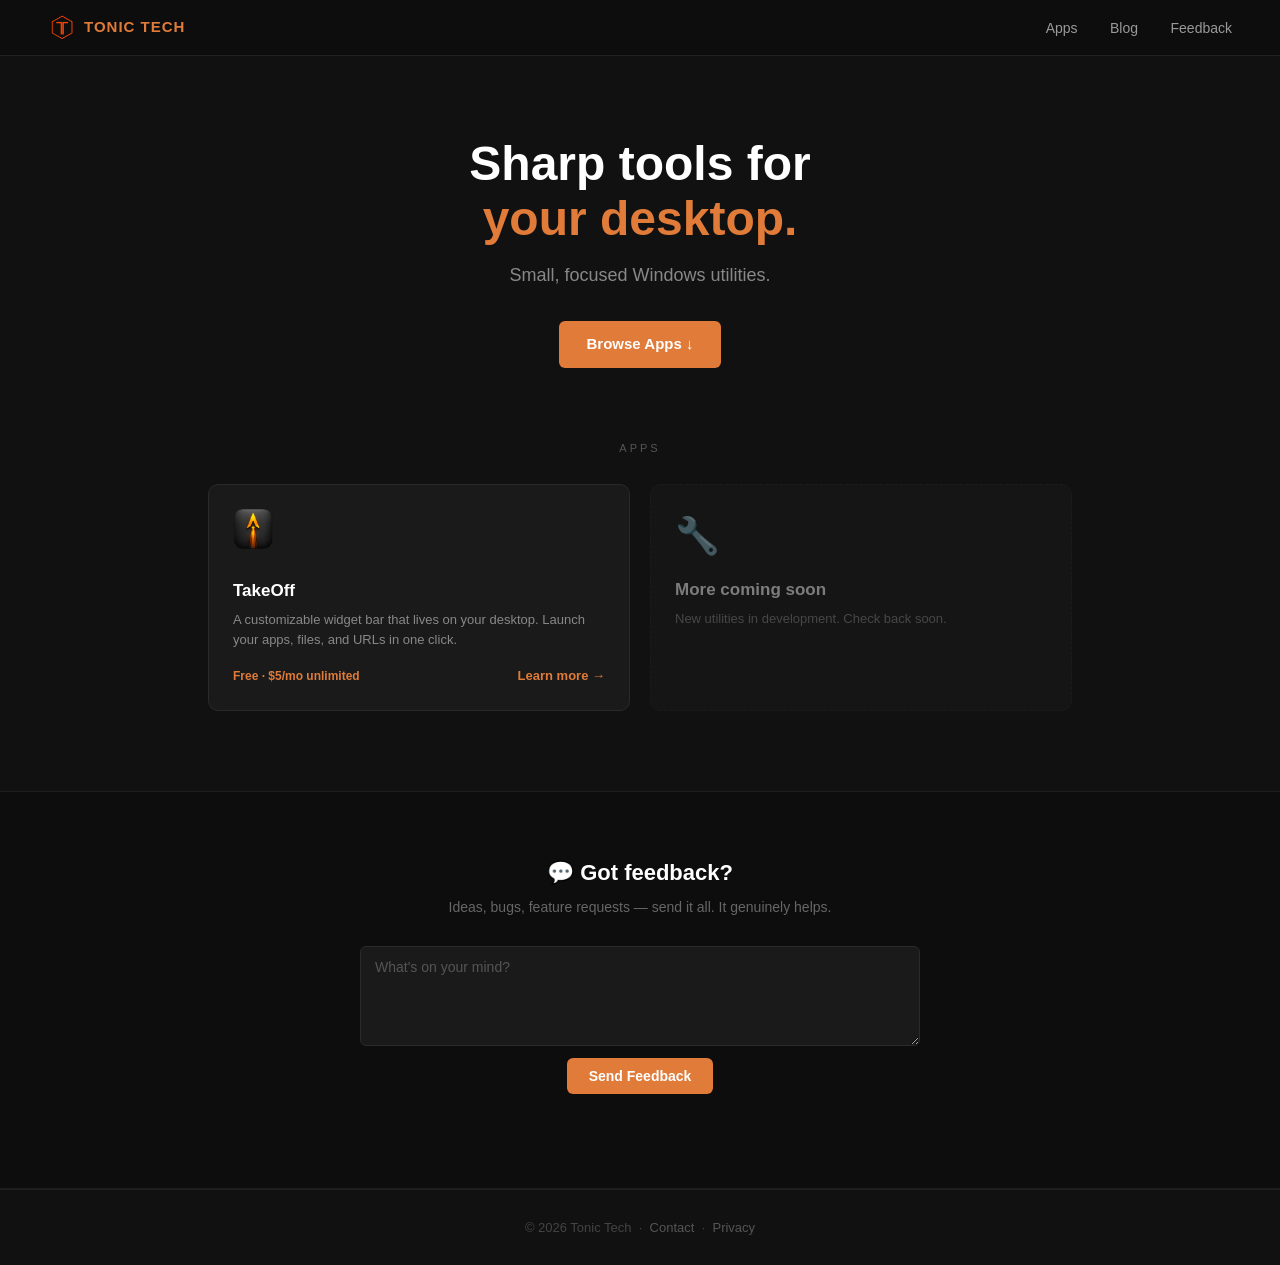
<file: index.html>
<!DOCTYPE html>
<html lang="en">
<head>
  <meta charset="UTF-8" />
  <meta name="viewport" content="width=device-width, initial-scale=1.0" />
  <meta name="description" content="Sharp tools for your desktop. Small, focused Windows utilities by Tonic Tech." />
  <title>Tonic Tech — Sharp tools for your desktop</title>
  <link rel="icon" type="image/png" href="assets/logo.png" />
  <link rel="stylesheet" href="styles.css" />
  <script src="uet.js"></script>
</head>
<body>

  <nav>
    <a class="nav-logo" href="#"><img src="assets/logo.png" alt="Tonic Tech" class="nav-logo-img" /> TONIC TECH</a>
    <div class="nav-links">
      <a href="#apps">Apps</a>
      <a href="blog/">Blog</a>
      <a href="#feedback">Feedback</a>
    </div>
  </nav>

  <section class="hero">
    <h1>Sharp tools for<br /><span class="accent">your desktop.</span></h1>
    <p class="subtitle">Small, focused Windows utilities.</p>
    <a class="btn-primary" href="#apps">Browse Apps ↓</a>
  </section>

  <section class="products" id="apps">
    <p class="section-label">Apps</p>
    <div class="product-grid">

      <a class="product-card" href="takeoff.html">
        <div class="product-card-icon"><img src="assets/takeoff-icon.png" alt="TakeOff" class="product-card-icon-img" /></div>
        <div class="product-card-name">TakeOff</div>
        <div class="product-card-desc">A customizable widget bar that lives on your desktop. Launch your apps, files, and URLs in one click.</div>
        <div class="product-card-footer">
          <span class="product-card-price">Free · $5/mo unlimited</span>
          <span class="product-card-cta">Learn more →</span>
        </div>
      </a>

      <div class="product-card coming-soon">
        <div class="product-card-icon">🔧</div>
        <div class="product-card-name">More coming soon</div>
        <div class="product-card-desc">New utilities in development. Check back soon.</div>
        <div class="product-card-footer">
          <span class="product-card-price">&nbsp;</span>
        </div>
      </div>

    </div>
  </section>

  <section class="feedback" id="feedback">
    <div class="feedback-inner">
      <h2>💬 Got feedback?</h2>
      <p class="subtitle">Ideas, bugs, feature requests — send it all. It genuinely helps.</p>
      <textarea id="feedback-msg" placeholder="What's on your mind?"></textarea>
      <button class="btn-primary btn-sm" id="feedback-btn" onclick="sendFeedback()">Send Feedback</button>
      <p class="feedback-msg" id="feedback-status"></p>
    </div>
  </section>

  <footer>
    <span>© 2026 Tonic Tech &nbsp;·&nbsp; <a href="mailto:tonictech.inquiry@gmail.com">Contact</a> &nbsp;·&nbsp; <a href="privacy.html">Privacy</a></span>
  </footer>

  <script>
    async function sendFeedback() {
      const textarea = document.getElementById('feedback-msg');
      const btn = document.getElementById('feedback-btn');
      const status = document.getElementById('feedback-status');
      const message = textarea.value.trim();

      if (!message) { textarea.focus(); return; }

      btn.disabled = true;
      btn.textContent = 'Sending...';
      status.textContent = '';
      status.className = 'feedback-msg';

      try {
        const res = await fetch('https://app-launcher-proxy.dougbreaultjr.workers.dev/feedback', {
          method: 'POST',
          headers: { 'Content-Type': 'application/json' },
          body: JSON.stringify({ message }),
        });

        if (res.ok) {
          textarea.style.display = 'none';
          btn.style.display = 'none';
          status.textContent = '✓ Thanks — message received.';
          status.className = 'feedback-msg success';
        } else {
          throw new Error('Server error');
        }
      } catch {
        btn.disabled = false;
        btn.textContent = 'Send Feedback';
        status.textContent = 'Something went wrong. Try again.';
        status.className = 'feedback-msg error';
      }
    }
  </script>

<!-- Cloudflare Web Analytics --><script defer src='https://static.cloudflareinsights.com/beacon.min.js' data-cf-beacon='{"token": "49b55953413747db808e430eebfdd382"}'></script><!-- End Cloudflare Web Analytics -->
</body>
</html>
</file>
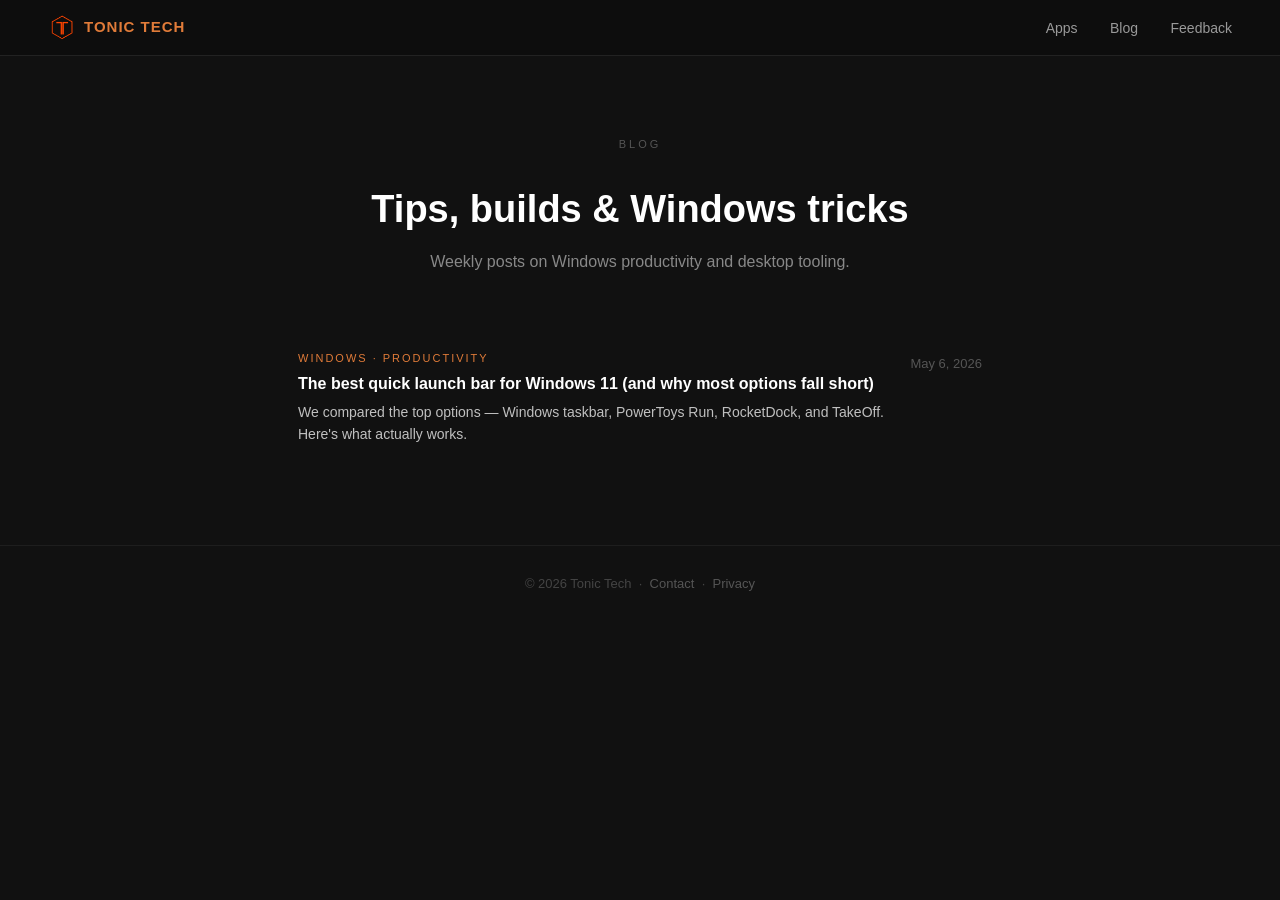
<file: blog/index.html>
<!DOCTYPE html>
<html lang="en">
<head>
  <meta charset="UTF-8" />
  <meta name="viewport" content="width=device-width, initial-scale=1.0" />
  <meta name="description" content="Weekly posts on Windows productivity, desktop tools, and app development from Tonic Tech." />
  <title>Blog — Tonic Tech</title>
  <link rel="icon" type="image/png" href="../assets/logo.png" />
  <link rel="stylesheet" href="../styles.css" />
  <script src="../uet.js"></script>
</head>
<body>

  <nav>
    <a class="nav-logo" href="../index.html"><img src="../assets/logo.png" alt="Tonic Tech" class="nav-logo-img" /> TONIC TECH</a>
    <div class="nav-links">
      <a href="../index.html#apps">Apps</a>
      <a href="index.html">Blog</a>
      <a href="../index.html#feedback">Feedback</a>
    </div>
  </nav>

  <section class="blog-hero">
    <p class="section-label">Blog</p>
    <h1>Tips, builds &amp; Windows tricks</h1>
    <p class="subtitle">Weekly posts on Windows productivity and desktop tooling.</p>
  </section>

  <div class="blog-list-section">
    <div class="blog-list">

      <div class="blog-row">
        <div class="blog-row-left">
          <div class="blog-row-tag">Windows · Productivity</div>
          <a class="blog-row-title" href="best-quick-launch-bar-windows-11.html">The best quick launch bar for Windows 11 (and why most options fall short)</a>
          <div class="blog-row-excerpt">We compared the top options — Windows taskbar, PowerToys Run, RocketDock, and TakeOff. Here's what actually works.</div>
        </div>
        <div class="blog-row-date">May 6, 2026</div>
      </div>

    </div>
  </div>

  <footer>
    <span>© 2026 Tonic Tech &nbsp;·&nbsp; <a href="mailto:tonictech.inquiry@gmail.com">Contact</a> &nbsp;·&nbsp; <a href="../privacy.html">Privacy</a></span>
  </footer>

<!-- Cloudflare Web Analytics --><script defer src='https://static.cloudflareinsights.com/beacon.min.js' data-cf-beacon='{"token": "49b55953413747db808e430eebfdd382"}'></script><!-- End Cloudflare Web Analytics -->
</body>
</html>
</file>
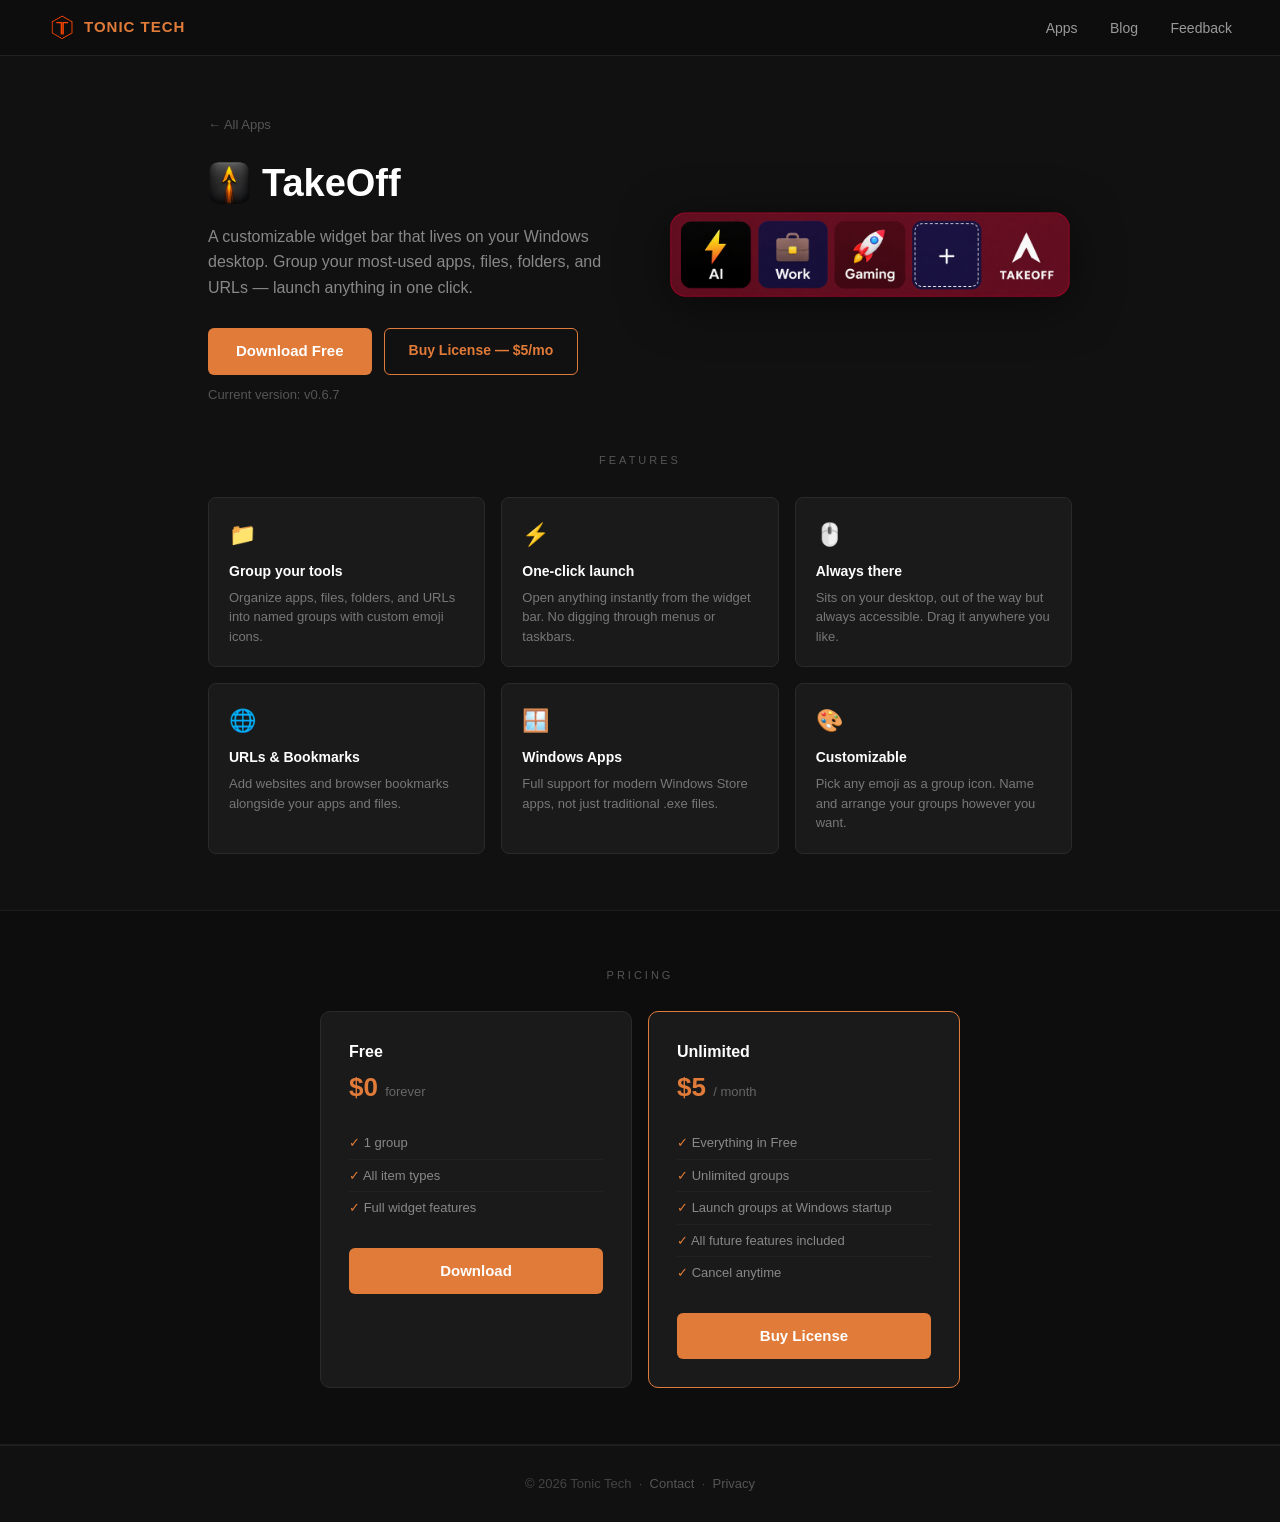
<file: app-launcher.html>
<!DOCTYPE html>
<html lang="en">
<head>
  <meta charset="UTF-8" />
  <meta http-equiv="refresh" content="0; url=takeoff.html" />
  <link rel="canonical" href="takeoff.html" />
  <title>TakeOff — Tonic Tech</title>
</head>
<body>
  <!--
    App Launcher was renamed to TakeOff. The Netlify _redirects rule
    (/app-launcher.html -> /takeoff.html, 301) handles this on the live
    site, but this stub exists so this page never shows stale branding
    if it's ever reached a way that skips Netlify's redirect processing
    (direct file access, a cached copy, a local preview server, etc.).
  -->
  <p>This page has moved. Redirecting to <a href="takeoff.html">TakeOff</a>…</p>
</body>
</html>
</file>
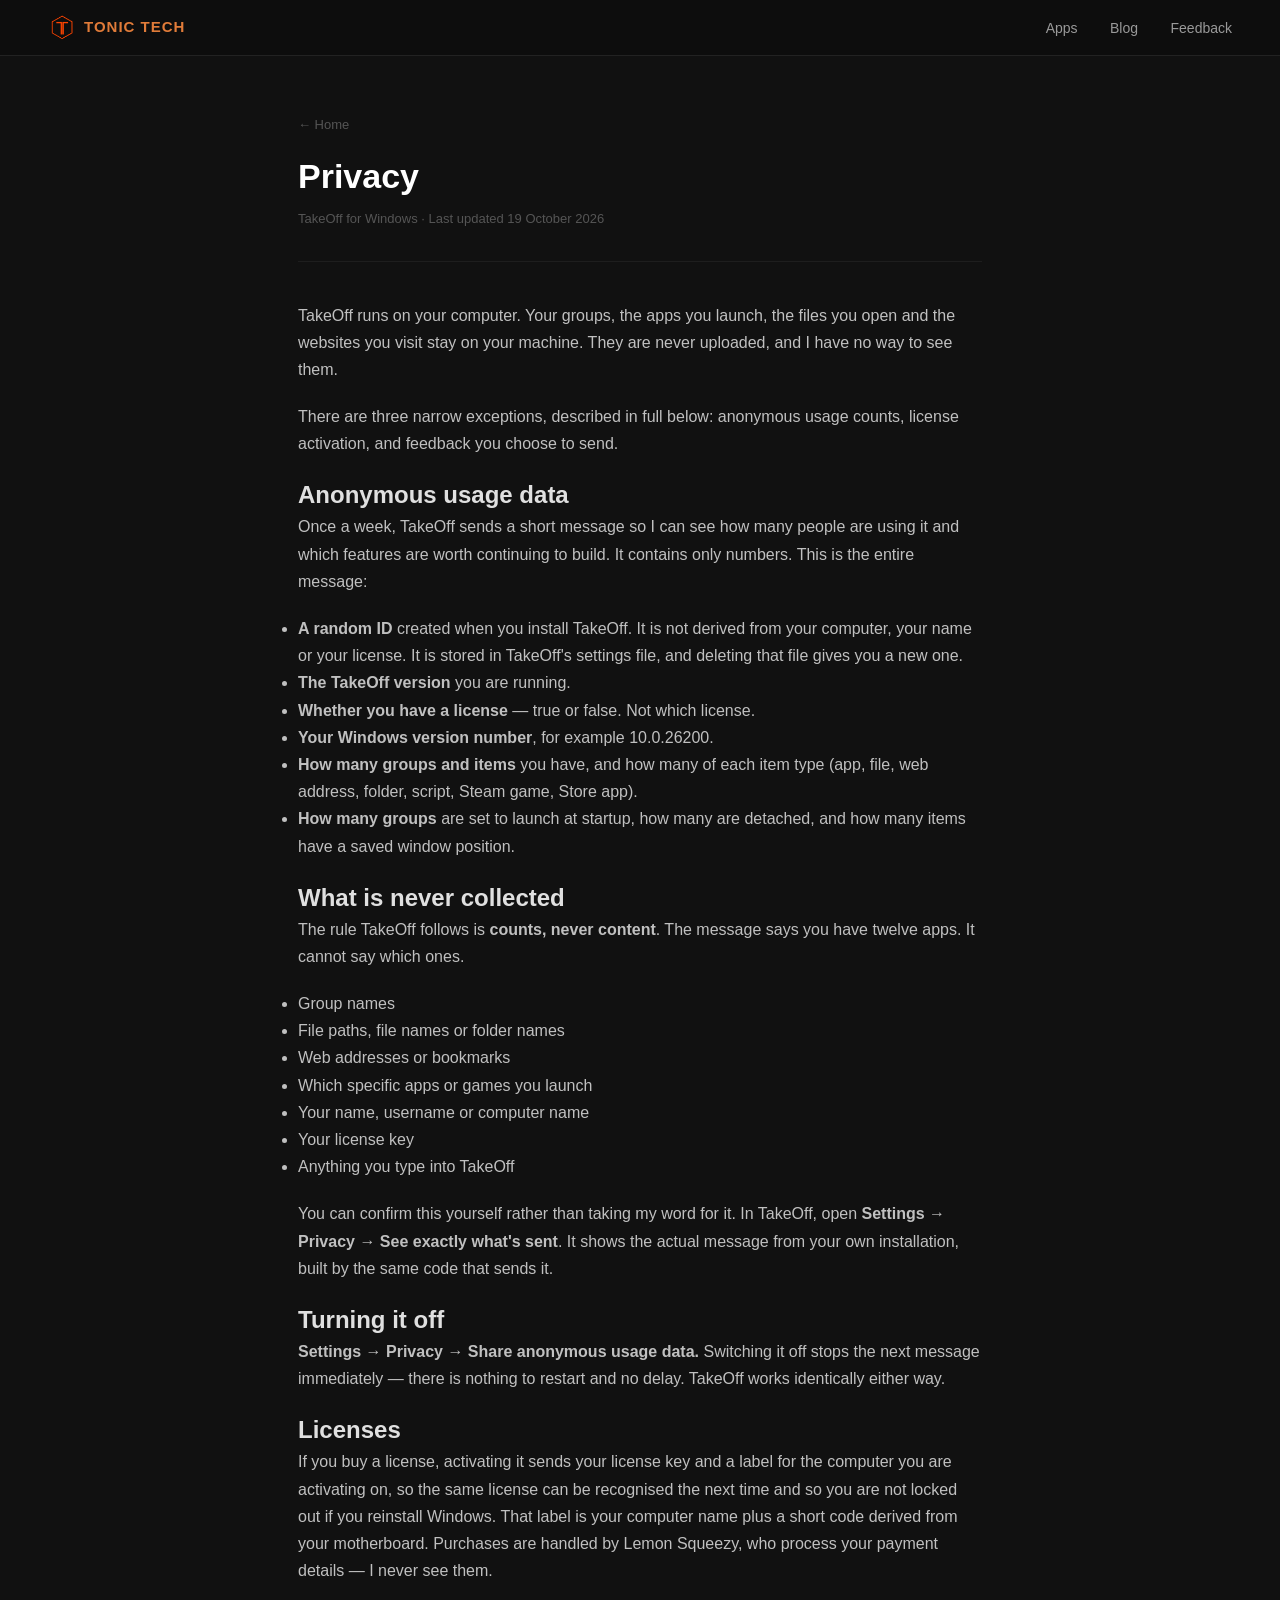
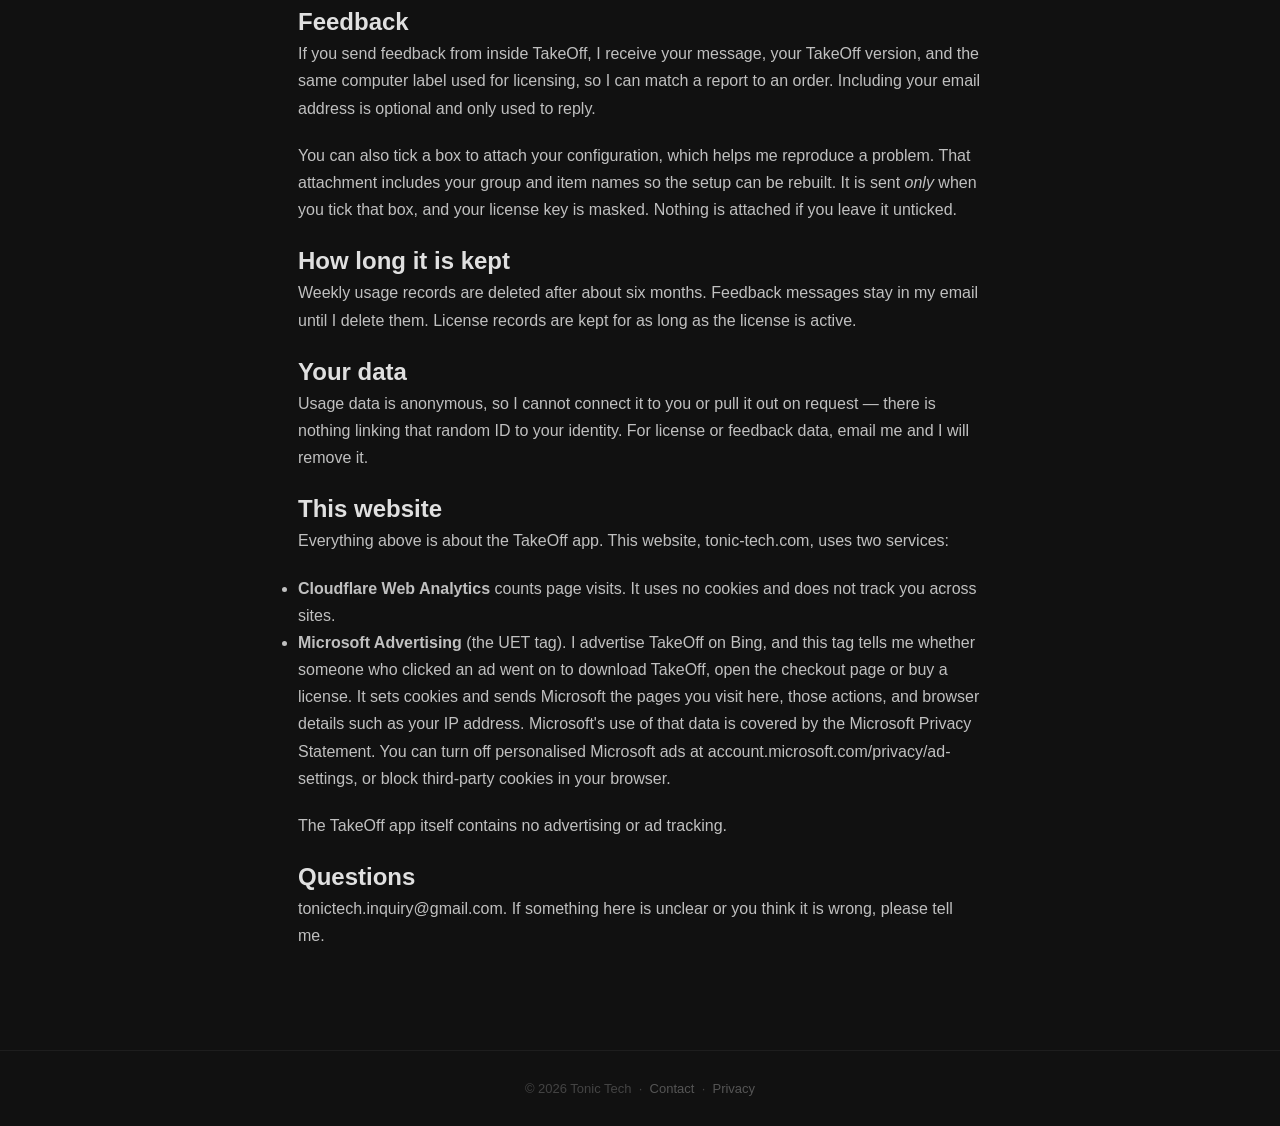
<file: privacy.html>
<!DOCTYPE html>
<html lang="en">
<head>
  <meta charset="UTF-8" />
  <meta name="viewport" content="width=device-width, initial-scale=1.0" />
  <meta name="description" content="What TakeOff collects, what it never collects, and how to turn it off." />
  <title>Privacy — Tonic Tech</title>
  <link rel="icon" type="image/png" href="assets/logo.png" />
  <link rel="stylesheet" href="styles.css" />
  <script src="uet.js"></script>
</head>
<body>

  <nav>
    <a class="nav-logo" href="index.html"><img src="assets/logo.png" alt="Tonic Tech" class="nav-logo-img" /> TONIC TECH</a>
    <div class="nav-links">
      <a href="index.html#apps">Apps</a>
      <a href="blog/">Blog</a>
      <a href="index.html#feedback">Feedback</a>
    </div>
  </nav>

  <section class="post-header">
    <a class="post-back" href="index.html">← Home</a>
    <h1 class="post-h">Privacy</h1>
    <p class="post-meta">TakeOff for Windows · Last updated 19 October 2026</p>
  </section>

  <section class="post-body">

    <p class="post-p">
      TakeOff runs on your computer. Your groups, the apps you launch, the files
      you open and the websites you visit stay on your machine. They are never
      uploaded, and I have no way to see them.
    </p>

    <p class="post-p">
      There are three narrow exceptions, described in full below: anonymous
      usage counts, license activation, and feedback you choose to send.
    </p>

    <h2 class="post-h">Anonymous usage data</h2>

    <p class="post-p">
      Once a week, TakeOff sends a short message so I can see how many people
      are using it and which features are worth continuing to build. It contains
      only numbers. This is the entire message:
    </p>

    <ul class="post-p">
      <li><strong>A random ID</strong> created when you install TakeOff. It is not
        derived from your computer, your name or your license. It is stored in
        TakeOff's settings file, and deleting that file gives you a new one.</li>
      <li><strong>The TakeOff version</strong> you are running.</li>
      <li><strong>Whether you have a license</strong> — true or false. Not which license.</li>
      <li><strong>Your Windows version number</strong>, for example 10.0.26200.</li>
      <li><strong>How many groups and items</strong> you have, and how many of each
        item type (app, file, web address, folder, script, Steam game, Store app).</li>
      <li><strong>How many groups</strong> are set to launch at startup, how many are
        detached, and how many items have a saved window position.</li>
    </ul>

    <h2 class="post-h">What is never collected</h2>

    <p class="post-p">
      The rule TakeOff follows is <strong>counts, never content</strong>. The
      message says you have twelve apps. It cannot say which ones.
    </p>

    <ul class="post-p">
      <li>Group names</li>
      <li>File paths, file names or folder names</li>
      <li>Web addresses or bookmarks</li>
      <li>Which specific apps or games you launch</li>
      <li>Your name, username or computer name</li>
      <li>Your license key</li>
      <li>Anything you type into TakeOff</li>
    </ul>

    <p class="post-p">
      You can confirm this yourself rather than taking my word for it. In TakeOff,
      open <strong>Settings → Privacy → See exactly what's sent</strong>. It shows
      the actual message from your own installation, built by the same code that
      sends it.
    </p>

    <h2 class="post-h">Turning it off</h2>

    <p class="post-p">
      <strong>Settings → Privacy → Share anonymous usage data.</strong> Switching
      it off stops the next message immediately — there is nothing to restart and
      no delay. TakeOff works identically either way.
    </p>

    <h2 class="post-h">Licenses</h2>

    <p class="post-p">
      If you buy a license, activating it sends your license key and a label for
      the computer you are activating on, so the same license can be recognised
      the next time and so you are not locked out if you reinstall Windows. That
      label is your computer name plus a short code derived from your
      motherboard. Purchases are handled by Lemon Squeezy, who process your
      payment details — I never see them.
    </p>

    <h2 class="post-h">Feedback</h2>

    <p class="post-p">
      If you send feedback from inside TakeOff, I receive your message, your
      TakeOff version, and the same computer label used for licensing, so I can
      match a report to an order. Including your email address is optional and
      only used to reply.
    </p>

    <p class="post-p">
      You can also tick a box to attach your configuration, which helps me
      reproduce a problem. That attachment includes your group and item names so
      the setup can be rebuilt. It is sent <em>only</em> when you tick that box,
      and your license key is masked. Nothing is attached if you leave it
      unticked.
    </p>

    <h2 class="post-h">How long it is kept</h2>

    <p class="post-p">
      Weekly usage records are deleted after about six months. Feedback messages
      stay in my email until I delete them. License records are kept for as long
      as the license is active.
    </p>

    <h2 class="post-h">Your data</h2>

    <p class="post-p">
      Usage data is anonymous, so I cannot connect it to you or pull it out on
      request — there is nothing linking that random ID to your identity. For
      license or feedback data, email me and I will remove it.
    </p>

    <h2 class="post-h">This website</h2>

    <p class="post-p">
      Everything above is about the TakeOff app. This website, tonic-tech.com,
      uses two services:
    </p>

    <ul class="post-p">
      <li><strong>Cloudflare Web Analytics</strong> counts page visits. It uses
        no cookies and does not track you across sites.</li>
      <li><strong>Microsoft Advertising</strong> (the UET tag). I advertise
        TakeOff on Bing, and this tag tells me whether someone who clicked an ad
        went on to download TakeOff, open the checkout page or buy a license. It sets cookies
        and sends Microsoft the pages you visit here, those actions, and
        browser details such as your IP address. Microsoft's use of that data is
        covered by the <a href="https://privacy.microsoft.com/privacystatement">Microsoft
        Privacy Statement</a>. You can turn off personalised Microsoft ads at
        <a href="https://account.microsoft.com/privacy/ad-settings">account.microsoft.com/privacy/ad-settings</a>,
        or block third-party cookies in your browser.</li>
    </ul>

    <p class="post-p">
      The TakeOff app itself contains no advertising or ad tracking.
    </p>

    <h2 class="post-h">Questions</h2>

    <p class="post-p">
      <a href="mailto:tonictech.inquiry@gmail.com">tonictech.inquiry@gmail.com</a>.
      If something here is unclear or you think it is wrong, please tell me.
    </p>

  </section>

  <footer>
    <span>© 2026 Tonic Tech &nbsp;·&nbsp; <a href="mailto:tonictech.inquiry@gmail.com">Contact</a> &nbsp;·&nbsp; <a href="privacy.html">Privacy</a></span>
  </footer>

<!-- Cloudflare Web Analytics --><script defer src='https://static.cloudflareinsights.com/beacon.min.js' data-cf-beacon='{"token": "49b55953413747db808e430eebfdd382"}'></script><!-- End Cloudflare Web Analytics -->
</body>
</html>
</file>
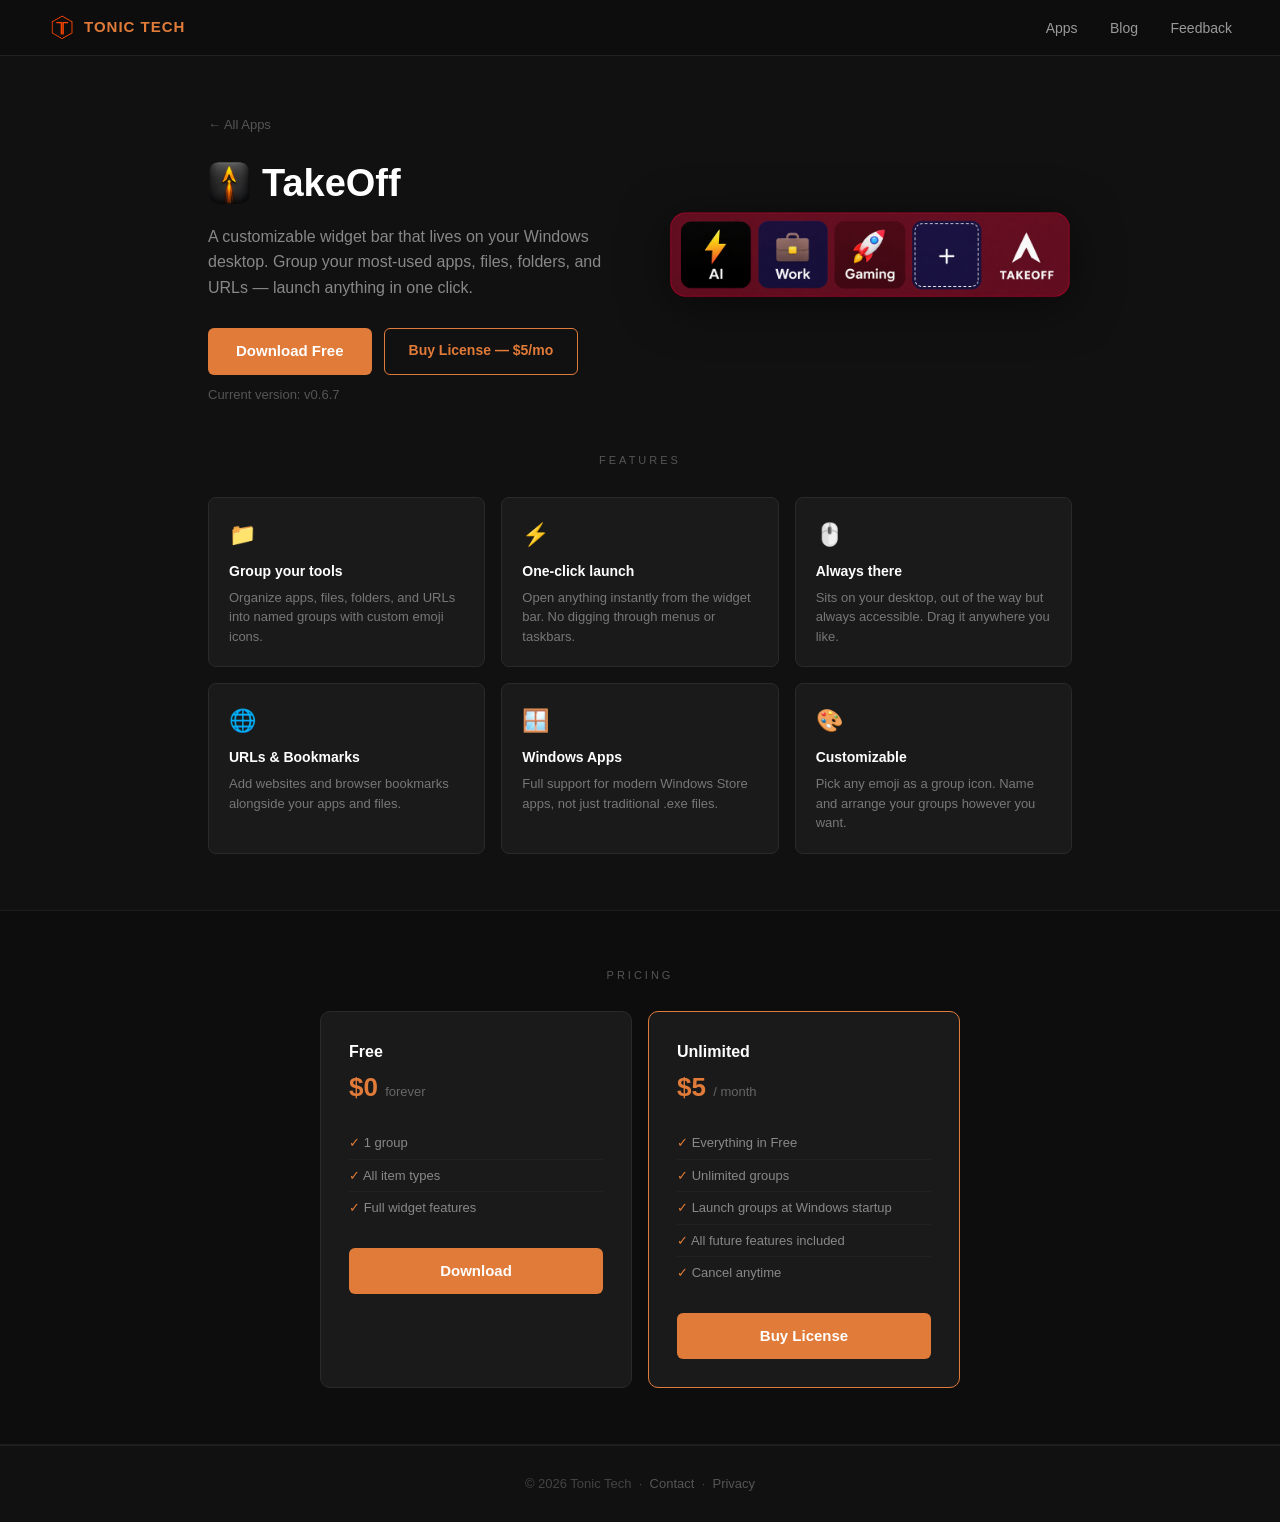
<file: takeoff.html>
<!DOCTYPE html>
<html lang="en">
<head>
  <meta charset="UTF-8" />
  <meta name="viewport" content="width=device-width, initial-scale=1.0" />
  <meta name="description" content="TakeOff — a customizable widget bar for Windows. Launch apps, files, folders, and URLs in one click." />
  <title>TakeOff — Tonic Tech</title>
  <link rel="icon" type="image/png" href="assets/logo.png" />
  <link rel="stylesheet" href="styles.css" />
  <script src="uet.js"></script>
</head>
<body>

  <nav>
    <a class="nav-logo" href="index.html"><img src="assets/logo.png" alt="Tonic Tech" class="nav-logo-img" /> TONIC TECH</a>
    <div class="nav-links">
      <a href="index.html#apps">Apps</a>
      <a href="blog/">Blog</a>
      <a href="index.html#feedback">Feedback</a>
    </div>
  </nav>

  <section class="product-hero">
    <div class="product-hero-text">
      <a class="back" href="index.html">← All Apps</a>
      <h1><img src="assets/takeoff-icon.png" alt="" class="hero-icon-img" /> TakeOff</h1>
      <p class="desc">A customizable widget bar that lives on your Windows desktop. Group your most-used apps, files, folders, and URLs — launch anything in one click.</p>
      <div class="btn-row">
        <a class="btn-primary" href="https://github.com/Doogals/AppLauncher/releases/download/v0.6.7/TakeOff_0.6.7_x64_en-US.msi">Download Free</a>
        <a class="btn-secondary" href="https://tonictechapps.lemonsqueezy.com/checkout/buy/692bf539-a89a-4ff8-9da7-5c93507c21af">Buy License — $5/mo</a>
      </div>
      <p class="download-count">Current version: v0.6.7<span id="dl-count"></span></p>
    </div>
    <div class="product-hero-img">
      <img src="assets/takeoff-widget-v2.png" alt="The TakeOff widget with AI, Work and Gaming groups" />
    </div>
  </section>

  <section class="features">
    <p class="section-label">Features</p>
    <div class="feature-grid">

      <div class="feature">
        <div class="feature-icon">📁</div>
        <h3>Group your tools</h3>
        <p>Organize apps, files, folders, and URLs into named groups with custom emoji icons.</p>
      </div>

      <div class="feature">
        <div class="feature-icon">⚡</div>
        <h3>One-click launch</h3>
        <p>Open anything instantly from the widget bar. No digging through menus or taskbars.</p>
      </div>

      <div class="feature">
        <div class="feature-icon">🖱️</div>
        <h3>Always there</h3>
        <p>Sits on your desktop, out of the way but always accessible. Drag it anywhere you like.</p>
      </div>

      <div class="feature">
        <div class="feature-icon">🌐</div>
        <h3>URLs & Bookmarks</h3>
        <p>Add websites and browser bookmarks alongside your apps and files.</p>
      </div>

      <div class="feature">
        <div class="feature-icon">🪟</div>
        <h3>Windows Apps</h3>
        <p>Full support for modern Windows Store apps, not just traditional .exe files.</p>
      </div>

      <div class="feature">
        <div class="feature-icon">🎨</div>
        <h3>Customizable</h3>
        <p>Pick any emoji as a group icon. Name and arrange your groups however you want.</p>
      </div>

    </div>
  </section>

  <section class="pricing">
    <div class="pricing-inner">
      <p class="section-label">Pricing</p>
      <div class="pricing-grid">

        <div class="pricing-card">
          <h3>Free</h3>
          <div class="price">$0 <span>forever</span></div>
          <ul>
            <li>1 group</li>
            <li>All item types</li>
            <li>Full widget features</li>
          </ul>
          <a class="btn-primary" href="https://github.com/Doogals/AppLauncher/releases/download/v0.6.7/TakeOff_0.6.7_x64_en-US.msi">Download</a>
        </div>

        <div class="pricing-card paid">
          <h3>Unlimited</h3>
          <div class="price">$5 <span>/ month</span></div>
          <ul>
            <li>Everything in Free</li>
            <li>Unlimited groups</li>
            <li>Launch groups at Windows startup</li>
            <li>All future features included</li>
            <li>Cancel anytime</li>
          </ul>
          <a class="btn-primary" href="https://tonictechapps.lemonsqueezy.com/checkout/buy/692bf539-a89a-4ff8-9da7-5c93507c21af">Buy License</a>
        </div>

      </div>
    </div>
  </section>

  <footer>
    <span>© 2026 Tonic Tech &nbsp;·&nbsp; <a href="mailto:tonictech.inquiry@gmail.com">Contact</a> &nbsp;·&nbsp; <a href="privacy.html">Privacy</a></span>
  </footer>

<script>
  // The count is shown only once it reaches DL_THRESHOLD. Below that, five
  // quick clicks in the bottom-left corner of the window reveal it anyway.
  const DL_THRESHOLD = 500;
  let dlTotal = null;
  function showDlCount() {
    document.getElementById('dl-count').textContent =
      '  ·  ↓ ' + dlTotal.toLocaleString() + ' downloads';
  }
  fetch('https://app-launcher-proxy.dougbreaultjr.workers.dev/downloads')
    .then(r => r.json())
    .then(d => { if (d.total) { dlTotal = d.total; if (dlTotal >= DL_THRESHOLD) showDlCount(); } })
    .catch(() => {});

  let cornerClicks = [];
  document.addEventListener('click', e => {
    if (e.clientX > 60 || e.clientY < window.innerHeight - 60) return;
    const now = Date.now();
    cornerClicks = cornerClicks.filter(t => now - t < 2000);
    cornerClicks.push(now);
    if (cornerClicks.length >= 5 && dlTotal !== null) { showDlCount(); cornerClicks = []; }
  });
</script>
<!-- Cloudflare Web Analytics --><script defer src='https://static.cloudflareinsights.com/beacon.min.js' data-cf-beacon='{"token": "49b55953413747db808e430eebfdd382"}'></script><!-- End Cloudflare Web Analytics -->
</body>
</html>
</file>
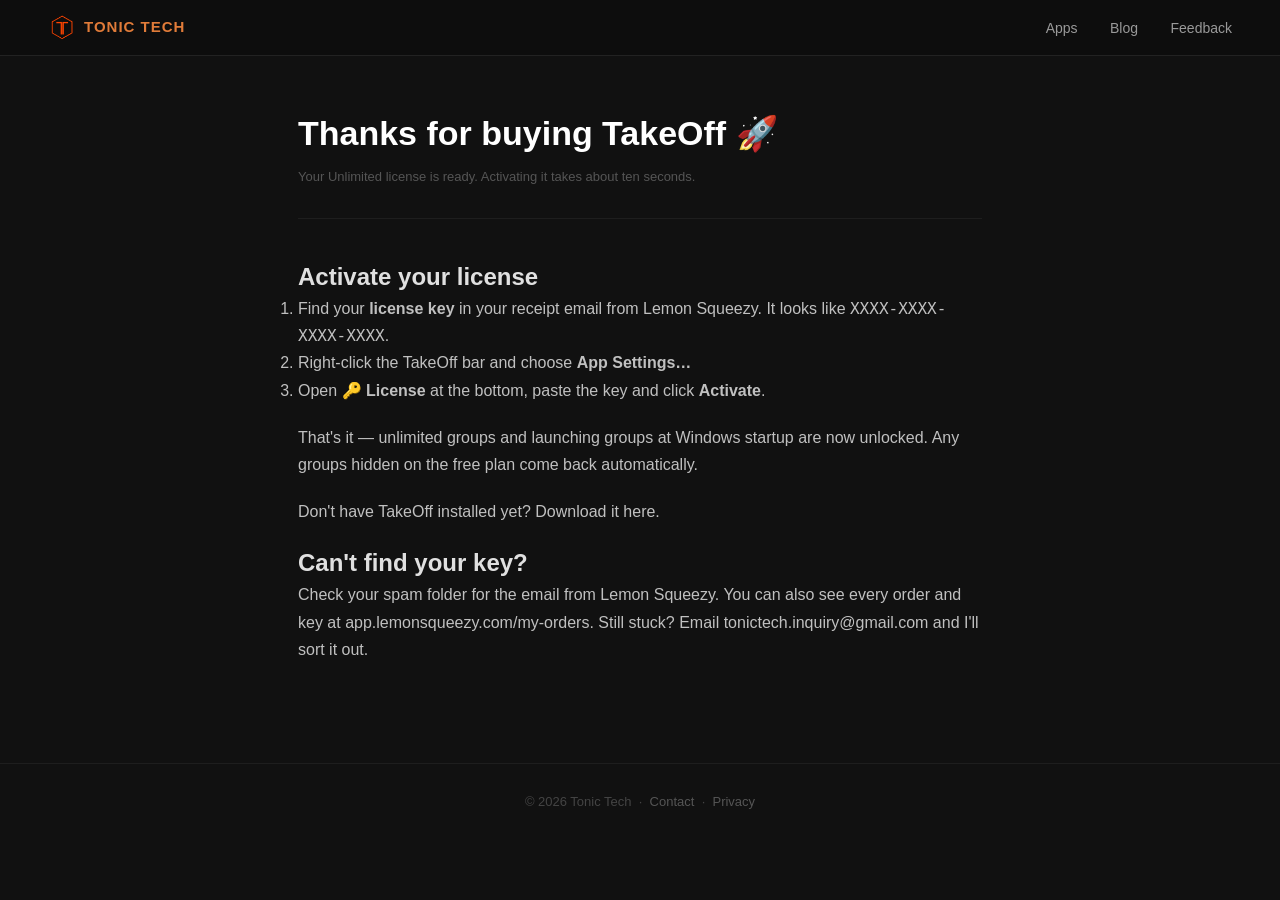
<file: thanks.html>
<!DOCTYPE html>
<html lang="en">
<head>
  <meta charset="UTF-8" />
  <meta name="viewport" content="width=device-width, initial-scale=1.0" />
  <meta name="robots" content="noindex" />
  <title>Thank You — Tonic Tech</title>
  <link rel="icon" type="image/png" href="assets/logo.png" />
  <link rel="stylesheet" href="styles.css" />
  <script src="uet.js"></script>
  <script>
    // Lemon Squeezy's post-purchase button links here, so a visit means a sale.
    window.uetq = window.uetq || [];
    window.uetq.push('event', 'purchase', { revenue_value: 5, currency: 'USD' });
  </script>
</head>
<body>

  <nav>
    <a class="nav-logo" href="index.html"><img src="assets/logo.png" alt="Tonic Tech" class="nav-logo-img" /> TONIC TECH</a>
    <div class="nav-links">
      <a href="index.html#apps">Apps</a>
      <a href="blog/">Blog</a>
      <a href="index.html#feedback">Feedback</a>
    </div>
  </nav>

  <section class="post-header">
    <h1 class="post-h">Thanks for buying TakeOff 🚀</h1>
    <p class="post-meta">Your Unlimited license is ready. Activating it takes about ten seconds.</p>
  </section>

  <section class="post-body">

    <h2 class="post-h">Activate your license</h2>

    <ol class="post-p">
      <li>Find your <strong>license key</strong> in your receipt email from Lemon Squeezy.
        It looks like <code>XXXX-XXXX-XXXX-XXXX</code>.</li>
      <li>Right-click the TakeOff bar and choose <strong>App Settings…</strong></li>
      <li>Open <strong>🔑 License</strong> at the bottom, paste the key and click <strong>Activate</strong>.</li>
    </ol>

    <p class="post-p">
      That's it — unlimited groups and launching groups at Windows startup are
      now unlocked. Any groups hidden on the free plan come back automatically.
    </p>

    <p class="post-p">
      Don't have TakeOff installed yet?
      <a href="https://github.com/Doogals/AppLauncher/releases/download/v0.6.7/TakeOff_0.6.7_x64_en-US.msi">Download it here</a>.
    </p>

    <h2 class="post-h">Can't find your key?</h2>

    <p class="post-p">
      Check your spam folder for the email from Lemon Squeezy. You can also see
      every order and key at <a href="https://app.lemonsqueezy.com/my-orders">app.lemonsqueezy.com/my-orders</a>.
      Still stuck? Email <a href="mailto:tonictech.inquiry@gmail.com">tonictech.inquiry@gmail.com</a>
      and I'll sort it out.
    </p>

  </section>

  <footer>
    <span>© 2026 Tonic Tech &nbsp;·&nbsp; <a href="mailto:tonictech.inquiry@gmail.com">Contact</a> &nbsp;·&nbsp; <a href="privacy.html">Privacy</a></span>
  </footer>

<!-- Cloudflare Web Analytics --><script defer src='https://static.cloudflareinsights.com/beacon.min.js' data-cf-beacon='{"token": "49b55953413747db808e430eebfdd382"}'></script><!-- End Cloudflare Web Analytics -->
</body>
</html>
</file>
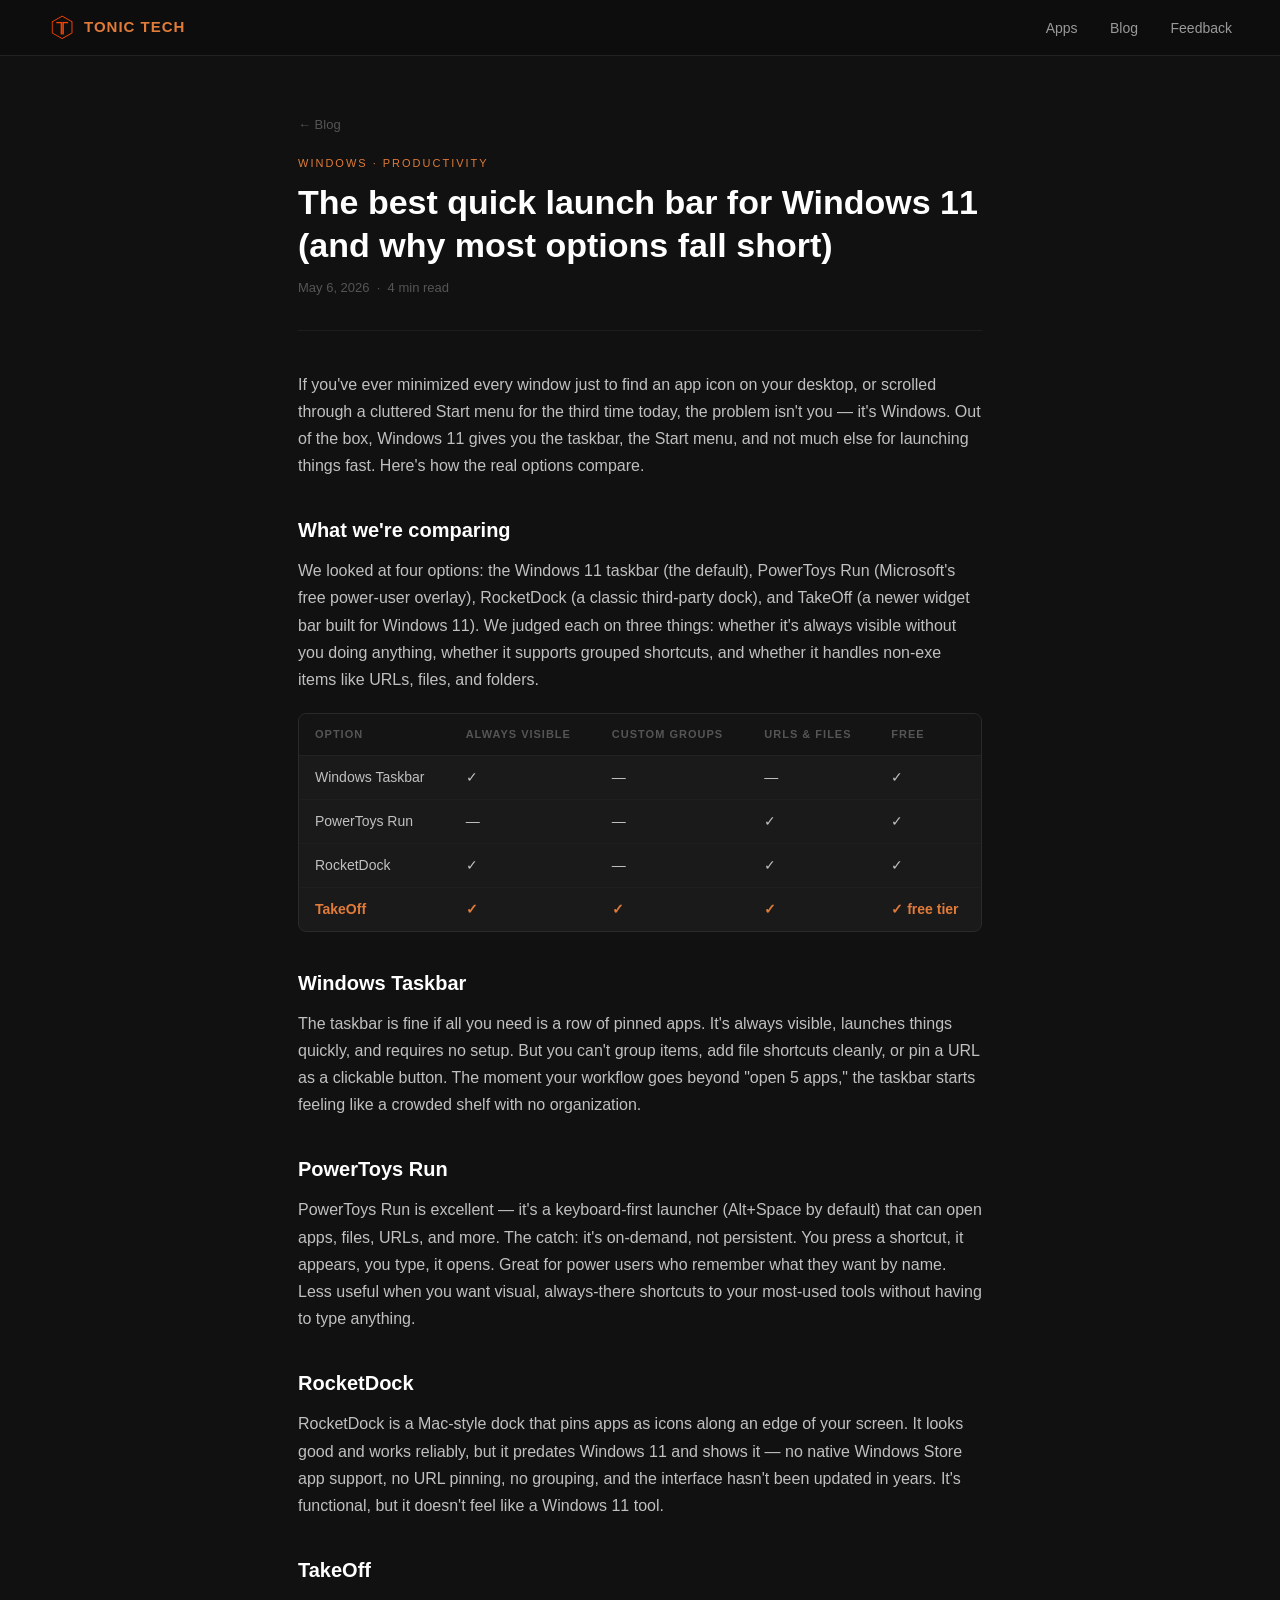
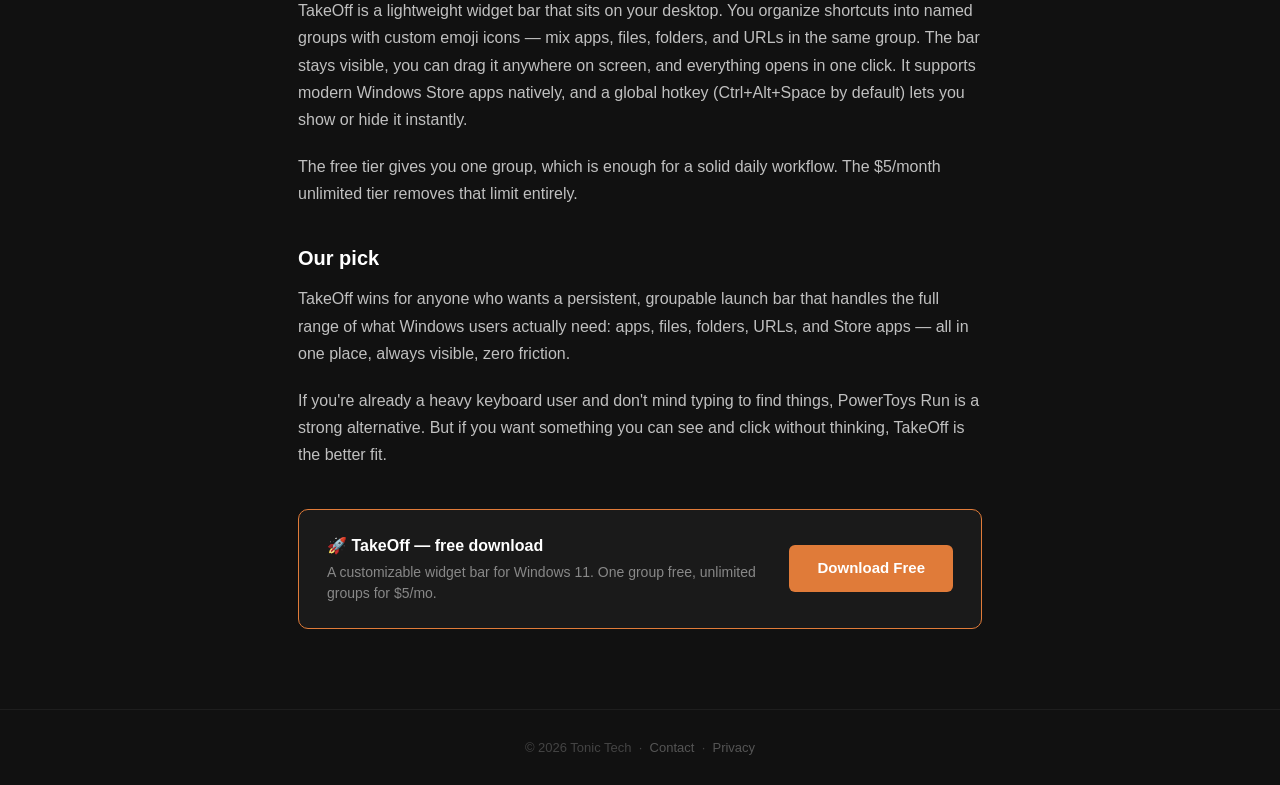
<file: blog/best-quick-launch-bar-windows-11.html>
<!DOCTYPE html>
<html lang="en">
<head>
  <meta charset="UTF-8" />
  <meta name="viewport" content="width=device-width, initial-scale=1.0" />
  <meta name="description" content="We compared the top Windows 11 quick launch bar options — taskbar, PowerToys Run, RocketDock, and TakeOff. Here's what actually works." />
  <title>The Best Quick Launch Bar for Windows 11 — Tonic Tech</title>
  <link rel="icon" type="image/png" href="../assets/logo.png" />
  <link rel="stylesheet" href="../styles.css" />
  <script src="../uet.js"></script>
</head>
<body>

  <nav>
    <a class="nav-logo" href="../index.html"><img src="../assets/logo.png" alt="Tonic Tech" class="nav-logo-img" /> TONIC TECH</a>
    <div class="nav-links">
      <a href="../index.html#apps">Apps</a>
      <a href="index.html">Blog</a>
      <a href="../index.html#feedback">Feedback</a>
    </div>
  </nav>

  <div class="post-header">
    <a class="post-back" href="index.html">← Blog</a>
    <div class="post-tag">Windows · Productivity</div>
    <h1>The best quick launch bar for Windows 11 (and why most options fall short)</h1>
    <div class="post-meta">May 6, 2026 &nbsp;·&nbsp; 4 min read</div>
  </div>

  <div class="post-body">

    <p class="post-p">If you've ever minimized every window just to find an app icon on your desktop, or scrolled through a cluttered Start menu for the third time today, the problem isn't you — it's Windows. Out of the box, Windows 11 gives you the taskbar, the Start menu, and not much else for launching things fast. Here's how the real options compare.</p>

    <h2 class="post-h2">What we're comparing</h2>

    <p class="post-p">We looked at four options: the Windows 11 taskbar (the default), PowerToys Run (Microsoft's free power-user overlay), RocketDock (a classic third-party dock), and TakeOff (a newer widget bar built for Windows 11). We judged each on three things: whether it's always visible without you doing anything, whether it supports grouped shortcuts, and whether it handles non-exe items like URLs, files, and folders.</p>

    <div class="post-comparison">
      <table>
        <thead>
          <tr>
            <th>Option</th>
            <th>Always visible</th>
            <th>Custom groups</th>
            <th>URLs &amp; files</th>
            <th>Free</th>
          </tr>
        </thead>
        <tbody>
          <tr>
            <td>Windows Taskbar</td>
            <td>✓</td>
            <td>—</td>
            <td>—</td>
            <td>✓</td>
          </tr>
          <tr>
            <td>PowerToys Run</td>
            <td>—</td>
            <td>—</td>
            <td>✓</td>
            <td>✓</td>
          </tr>
          <tr>
            <td>RocketDock</td>
            <td>✓</td>
            <td>—</td>
            <td>✓</td>
            <td>✓</td>
          </tr>
          <tr>
            <td class="winner">TakeOff</td>
            <td class="winner">✓</td>
            <td class="winner">✓</td>
            <td class="winner">✓</td>
            <td class="winner">✓ free tier</td>
          </tr>
        </tbody>
      </table>
    </div>

    <h2 class="post-h2">Windows Taskbar</h2>

    <p class="post-p">The taskbar is fine if all you need is a row of pinned apps. It's always visible, launches things quickly, and requires no setup. But you can't group items, add file shortcuts cleanly, or pin a URL as a clickable button. The moment your workflow goes beyond "open 5 apps," the taskbar starts feeling like a crowded shelf with no organization.</p>

    <h2 class="post-h2">PowerToys Run</h2>

    <p class="post-p">PowerToys Run is excellent — it's a keyboard-first launcher (Alt+Space by default) that can open apps, files, URLs, and more. The catch: it's on-demand, not persistent. You press a shortcut, it appears, you type, it opens. Great for power users who remember what they want by name. Less useful when you want visual, always-there shortcuts to your most-used tools without having to type anything.</p>

    <h2 class="post-h2">RocketDock</h2>

    <p class="post-p">RocketDock is a Mac-style dock that pins apps as icons along an edge of your screen. It looks good and works reliably, but it predates Windows 11 and shows it — no native Windows Store app support, no URL pinning, no grouping, and the interface hasn't been updated in years. It's functional, but it doesn't feel like a Windows 11 tool.</p>

    <h2 class="post-h2">TakeOff</h2>

    <p class="post-p">TakeOff is a lightweight widget bar that sits on your desktop. You organize shortcuts into named groups with custom emoji icons — mix apps, files, folders, and URLs in the same group. The bar stays visible, you can drag it anywhere on screen, and everything opens in one click. It supports modern Windows Store apps natively, and a global hotkey (Ctrl+Alt+Space by default) lets you show or hide it instantly.</p>

    <p class="post-p">The free tier gives you one group, which is enough for a solid daily workflow. The $5/month unlimited tier removes that limit entirely.</p>

    <h2 class="post-h2">Our pick</h2>

    <p class="post-p">TakeOff wins for anyone who wants a persistent, groupable launch bar that handles the full range of what Windows users actually need: apps, files, folders, URLs, and Store apps — all in one place, always visible, zero friction.</p>

    <p class="post-p">If you're already a heavy keyboard user and don't mind typing to find things, PowerToys Run is a strong alternative. But if you want something you can see and click without thinking, TakeOff is the better fit.</p>

    <div class="post-cta">
      <div class="post-cta-text">
        <strong>🚀 TakeOff — free download</strong>
        <p>A customizable widget bar for Windows 11. One group free, unlimited groups for $5/mo.</p>
      </div>
      <a class="btn-primary" href="https://github.com/Doogals/AppLauncher/releases/download/v0.6.7/TakeOff_0.6.7_x64_en-US.msi">Download Free</a>
    </div>

  </div>

  <footer>
    <span>© 2026 Tonic Tech &nbsp;·&nbsp; <a href="mailto:tonictech.inquiry@gmail.com">Contact</a> &nbsp;·&nbsp; <a href="../privacy.html">Privacy</a></span>
  </footer>

<!-- Cloudflare Web Analytics --><script defer src='https://static.cloudflareinsights.com/beacon.min.js' data-cf-beacon='{"token": "49b55953413747db808e430eebfdd382"}'></script><!-- End Cloudflare Web Analytics -->
</body>
</html>
</file>
<file: styles.css>
*, *::before, *::after { box-sizing: border-box; margin: 0; padding: 0; }

body {
  background: #111;
  color: #e0e0e0;
  font-family: -apple-system, BlinkMacSystemFont, 'Segoe UI', sans-serif;
  line-height: 1.5;
}

a { color: inherit; text-decoration: none; }

/* ── NAV ── */
nav {
  background: #0d0d0d;
  border-bottom: 1px solid #222;
  padding: 0 48px;
  height: 56px;
  display: flex;
  align-items: center;
  justify-content: space-between;
  position: sticky;
  top: 0;
  z-index: 100;
}
.nav-logo {
  color: #e07b39;
  font-weight: 700;
  font-size: 15px;
  letter-spacing: 1px;
  display: flex;
  align-items: center;
  gap: 8px;
}
.nav-logo-img {
  width: 28px;
  height: 28px;
  object-fit: contain;
}
.nav-links a {
  color: #999;
  font-size: 14px;
  margin-left: 28px;
  transition: color 0.15s;
}
.nav-links a:hover { color: #e07b39; }

/* ── HERO ── */
.hero {
  padding: 80px 48px 72px;
  max-width: 860px;
  margin: 0 auto;
  text-align: center;
}
.hero h1 {
  font-size: 48px;
  font-weight: 700;
  color: #fff;
  line-height: 1.15;
  margin-bottom: 16px;
}
.hero h1 .accent { color: #e07b39; }
.hero .subtitle {
  font-size: 18px;
  color: #888;
  margin-bottom: 32px;
}

/* ── BUTTONS ── */
.btn-primary {
  background: #e07b39;
  color: #fff;
  border: none;
  padding: 12px 28px;
  border-radius: 6px;
  font-size: 15px;
  font-weight: 600;
  cursor: pointer;
  display: inline-block;
  transition: background 0.15s;
}
.btn-primary:hover { background: #c96a2a; }

.btn-secondary {
  background: transparent;
  color: #e07b39;
  border: 1px solid #e07b39;
  padding: 11px 24px;
  border-radius: 6px;
  font-size: 14px;
  font-weight: 600;
  display: inline-block;
  transition: background 0.15s;
}
.btn-secondary:hover { background: rgba(224, 123, 57, 0.1); }

.btn-sm {
  padding: 10px 22px;
  font-size: 14px;
}

/* ── SECTION LABEL ── */
.section-label {
  color: #555;
  font-size: 11px;
  letter-spacing: 3px;
  text-transform: uppercase;
  margin-bottom: 28px;
  text-align: center;
}

/* ── PRODUCT GRID ── */
.products {
  padding: 0 48px 80px;
  max-width: 960px;
  margin: 0 auto;
}
.product-grid {
  display: grid;
  grid-template-columns: repeat(auto-fill, minmax(280px, 1fr));
  gap: 20px;
}
.product-card {
  background: #1a1a1a;
  border: 1px solid #2a2a2a;
  border-radius: 10px;
  padding: 24px;
  display: block;
  transition: border-color 0.15s, transform 0.15s;
}
.product-card:hover {
  border-color: #e07b39;
  transform: translateY(-2px);
}
.product-card.coming-soon {
  border-style: dashed;
  opacity: 0.45;
  cursor: default;
  pointer-events: none;
}
.product-card-icon { font-size: 36px; margin-bottom: 14px; }
.product-card-icon-img { width: 40px; height: 40px; object-fit: contain; border-radius: 9px; }
.product-card-name {
  color: #fff;
  font-size: 17px;
  font-weight: 600;
  margin-bottom: 6px;
}
.product-card-desc {
  color: #888;
  font-size: 13px;
  line-height: 1.55;
  margin-bottom: 16px;
}
.product-card-footer {
  display: flex;
  justify-content: space-between;
  align-items: center;
}
.product-card-price { color: #e07b39; font-size: 12px; font-weight: 600; }
.product-card-cta { color: #e07b39; font-size: 13px; font-weight: 600; }

/* ── FEEDBACK ── */
.feedback {
  background: #0d0d0d;
  border-top: 1px solid #1e1e1e;
  border-bottom: 1px solid #1e1e1e;
  padding: 64px 48px;
}
.feedback-inner {
  max-width: 560px;
  margin: 0 auto;
  text-align: center;
}
.feedback-inner h2 {
  color: #fff;
  font-size: 22px;
  font-weight: 600;
  margin-bottom: 8px;
}
.feedback-inner .subtitle {
  color: #666;
  font-size: 14px;
  margin-bottom: 28px;
}
.feedback-inner textarea {
  width: 100%;
  background: #1a1a1a;
  border: 1px solid #2a2a2a;
  border-radius: 6px;
  color: #e0e0e0;
  font-size: 14px;
  font-family: inherit;
  padding: 12px 14px;
  resize: vertical;
  min-height: 100px;
  outline: none;
  transition: border-color 0.15s;
  display: block;
  margin-bottom: 12px;
}
.feedback-inner textarea:focus { border-color: #e07b39; }
.feedback-inner textarea::placeholder { color: #555; }
.feedback-msg {
  font-size: 13px;
  margin-top: 10px;
  min-height: 20px;
}
.feedback-msg.success { color: #6dbf6d; }
.feedback-msg.error { color: #e07b39; }

/* ── FOOTER ── */
footer {
  padding: 28px 48px;
  text-align: center;
  color: #444;
  font-size: 13px;
  border-top: 1px solid #1e1e1e;
}
footer a { color: #555; }
footer a:hover { color: #e07b39; }

/* ── PRODUCT HERO (app pages) ── */
.product-hero {
  padding: 56px 48px 48px;
  max-width: 960px;
  margin: 0 auto;
  display: flex;
  gap: 56px;
  align-items: center;
}
.product-hero-text { flex: 1; }
.product-hero-text .back {
  color: #555;
  font-size: 13px;
  display: inline-block;
  margin-bottom: 20px;
  transition: color 0.15s;
}
.product-hero-text .back:hover { color: #e07b39; }
.product-hero-text h1 {
  display: flex;
  align-items: center;
  gap: 12px;
  font-size: 38px;
  font-weight: 700;
  color: #fff;
  margin-bottom: 12px;
}
.hero-icon-img { width: 42px; height: 42px; object-fit: contain; border-radius: 10px; flex-shrink: 0; }
.product-hero-text .desc {
  color: #888;
  font-size: 16px;
  line-height: 1.6;
  margin-bottom: 28px;
}
.btn-row { display: flex; gap: 12px; flex-wrap: wrap; }
.download-count { color: #555; font-size: 13px; margin-top: 10px; }
.product-hero-img { flex: 1; text-align: center; }
/* The screenshot is a transparent PNG cut to the widget's own rounded shape,
   so the shadow follows its outline (drop-shadow) rather than a box around it. */
.product-hero-img img {
  max-width: 100%;
  filter: drop-shadow(0 8px 24px rgba(0, 0, 0, 0.5));
}

/* ── FEATURES ── */
.features {
  padding: 0 48px 56px;
  max-width: 960px;
  margin: 0 auto;
}
.feature-grid {
  display: grid;
  grid-template-columns: repeat(3, 1fr);
  gap: 16px;
}
.feature {
  background: #1a1a1a;
  border: 1px solid #2a2a2a;
  border-radius: 8px;
  padding: 20px;
}
.feature-icon { font-size: 22px; margin-bottom: 10px; }
.feature h3 {
  color: #fff;
  font-size: 14px;
  font-weight: 600;
  margin-bottom: 6px;
}
.feature p { color: #777; font-size: 13px; line-height: 1.5; }

/* ── PRICING ── */
.pricing {
  background: #0d0d0d;
  border-top: 1px solid #1e1e1e;
  border-bottom: 1px solid #1e1e1e;
  padding: 56px 48px;
}
.pricing-inner {
  max-width: 640px;
  margin: 0 auto;
}
.pricing-grid {
  display: grid;
  grid-template-columns: 1fr 1fr;
  gap: 16px;
  margin-top: 8px;
}
.pricing-card {
  background: #1a1a1a;
  border: 1px solid #2a2a2a;
  border-radius: 10px;
  padding: 28px;
}
.pricing-card.paid { border-color: #e07b39; }
.pricing-card h3 {
  color: #fff;
  font-size: 16px;
  font-weight: 600;
  margin-bottom: 4px;
}
.pricing-card .price {
  color: #e07b39;
  font-size: 26px;
  font-weight: 700;
  margin-bottom: 20px;
}
.pricing-card .price span {
  color: #666;
  font-size: 13px;
  font-weight: 400;
}
.pricing-card ul { list-style: none; }
.pricing-card ul li {
  color: #888;
  font-size: 13px;
  padding: 6px 0;
  border-bottom: 1px solid #222;
}
.pricing-card ul li:last-child { border-bottom: none; }
.pricing-card ul li::before { content: "✓  "; color: #e07b39; }
.pricing-card .btn-primary {
  display: block;
  text-align: center;
  margin-top: 24px;
}

/* ── RESPONSIVE ── */
@media (max-width: 700px) {
  nav { padding: 0 20px; }
  .hero { padding: 48px 20px 48px; }
  .hero h1 { font-size: 32px; }
  .products, .features, .pricing { padding-left: 20px; padding-right: 20px; }
  .product-hero { flex-direction: column; padding: 32px 20px; }
  .feature-grid { grid-template-columns: 1fr 1fr; }
  .pricing-grid { grid-template-columns: 1fr; }
  footer { padding: 24px 20px; }
}
@media (max-width: 480px) {
  .feature-grid { grid-template-columns: 1fr; }
}

/* ── BLOG INDEX ── */
.blog-hero {
  padding: 80px 48px 56px;
  max-width: 860px;
  margin: 0 auto;
  text-align: center;
}
.blog-hero h1 {
  font-size: 38px;
  font-weight: 700;
  color: #fff;
  margin-bottom: 12px;
}
.blog-hero .subtitle {
  color: #888;
  font-size: 16px;
}
.blog-list-section {
  max-width: 780px;
  margin: 0 auto;
  padding: 0 48px 80px;
}
.blog-list { display: flex; flex-direction: column; }
.blog-row {
  padding: 20px 0;
  border-bottom: 1px solid #1e1e1e;
  display: flex;
  justify-content: space-between;
  align-items: flex-start;
  gap: 24px;
}
.blog-row:last-child { border-bottom: none; }
.blog-row-left { flex: 1; }
.blog-row-tag {
  color: #e07b39;
  font-size: 11px;
  text-transform: uppercase;
  letter-spacing: 2px;
  margin-bottom: 6px;
}
.blog-row-title {
  color: #fff;
  font-size: 16px;
  font-weight: 600;
  margin-bottom: 6px;
  display: block;
  transition: color 0.15s;
}
.blog-row-title:hover { color: #e07b39; }
.blog-row-excerpt { color: #c0c0c0; font-size: 14px; line-height: 1.55; }
.blog-row-date { color: #555; font-size: 13px; white-space: nowrap; padding-top: 4px; }

/* ── BLOG POST ── */
.post-header {
  padding: 56px 48px 40px;
  max-width: 780px;
  margin: 0 auto;
}
.post-back {
  color: #555;
  font-size: 13px;
  display: inline-block;
  margin-bottom: 20px;
  transition: color 0.15s;
}
.post-back:hover { color: #e07b39; }
.post-tag {
  color: #e07b39;
  font-size: 11px;
  text-transform: uppercase;
  letter-spacing: 2px;
  margin-bottom: 10px;
}
.post-header h1 {
  color: #fff;
  font-size: 34px;
  font-weight: 700;
  line-height: 1.25;
  margin-bottom: 12px;
}
.post-meta {
  color: #555;
  font-size: 13px;
  padding-bottom: 32px;
  border-bottom: 1px solid #1e1e1e;
}
.post-body {
  max-width: 780px;
  margin: 0 auto;
  padding: 0 48px 80px;
}
.post-p { color: #c0c0c0; font-size: 16px; line-height: 1.7; margin-bottom: 20px; }
.post-h2 { color: #fff; font-size: 20px; font-weight: 600; margin: 36px 0 12px; }
.post-comparison {
  background: #1a1a1a;
  border: 1px solid #2a2a2a;
  border-radius: 8px;
  overflow: hidden;
  margin: 20px 0 28px;
}
.post-comparison table { width: 100%; border-collapse: collapse; font-size: 14px; }
.post-comparison th {
  background: #141414;
  color: #555;
  font-size: 11px;
  text-transform: uppercase;
  letter-spacing: 1px;
  padding: 12px 16px;
  text-align: left;
  border-bottom: 1px solid #222;
}
.post-comparison td { padding: 11px 16px; border-bottom: 1px solid #1e1e1e; color: #c0c0c0; }
.post-comparison tr:last-child td { border-bottom: none; }
.post-comparison .winner { color: #e07b39; font-weight: 600; }
.post-cta {
  background: #1a1a1a;
  border: 1px solid #e07b39;
  border-radius: 10px;
  padding: 24px 28px;
  margin-top: 40px;
  display: flex;
  align-items: center;
  justify-content: space-between;
  gap: 20px;
}
.post-cta-text { flex: 1; }
.post-cta-text strong { color: #fff; font-size: 16px; display: block; margin-bottom: 4px; }
.post-cta-text p { color: #888; font-size: 14px; margin: 0; }

/* ── RESPONSIVE (blog additions) ── */
@media (max-width: 700px) {
  .blog-hero { padding: 40px 20px 32px; }
  .blog-hero h1 { font-size: 28px; }
  .blog-list-section { padding: 0 20px 60px; }
  .blog-row { flex-direction: column; gap: 4px; }
  .blog-row-date { padding-top: 0; }
  .post-header { padding: 32px 20px 24px; }
  .post-header h1 { font-size: 24px; }
  .post-body { padding: 0 20px 60px; }
  .post-cta { flex-direction: column; align-items: flex-start; }
  .post-comparison { overflow-x: auto; }
}
</file>
